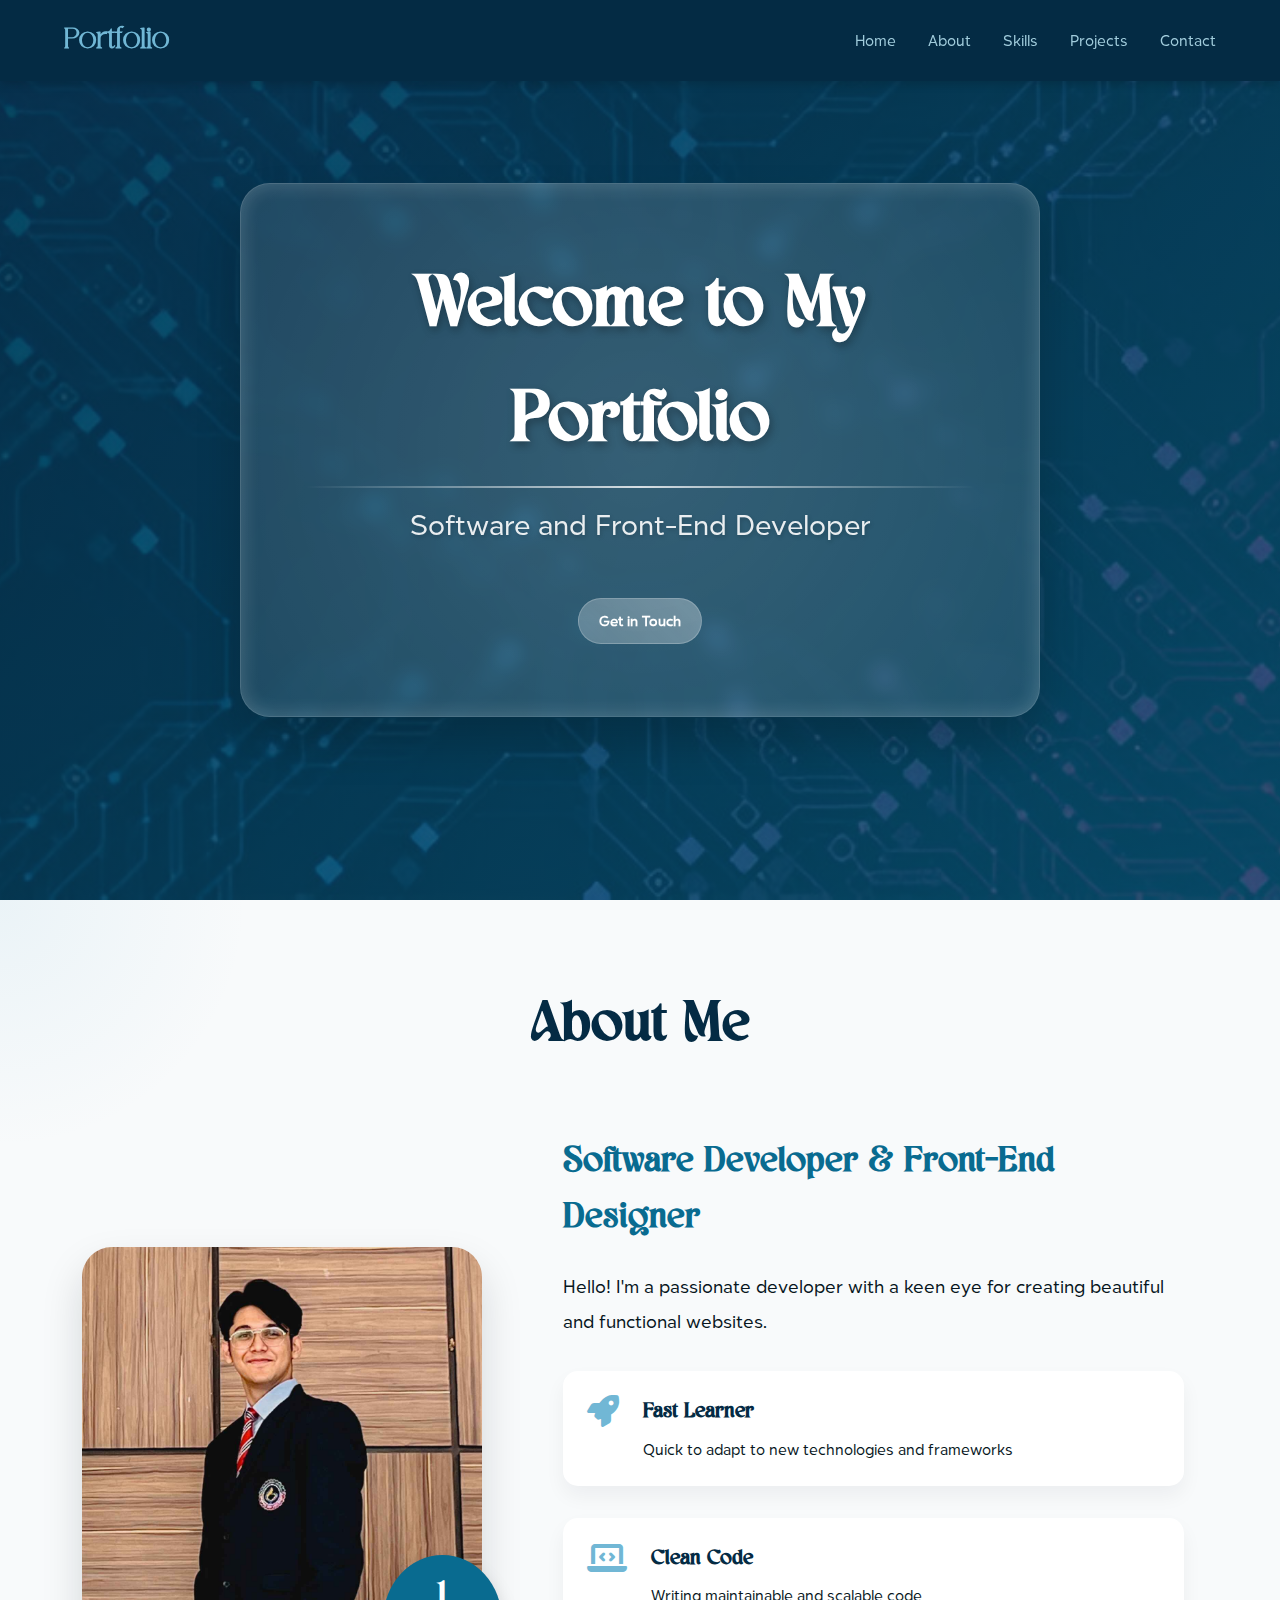
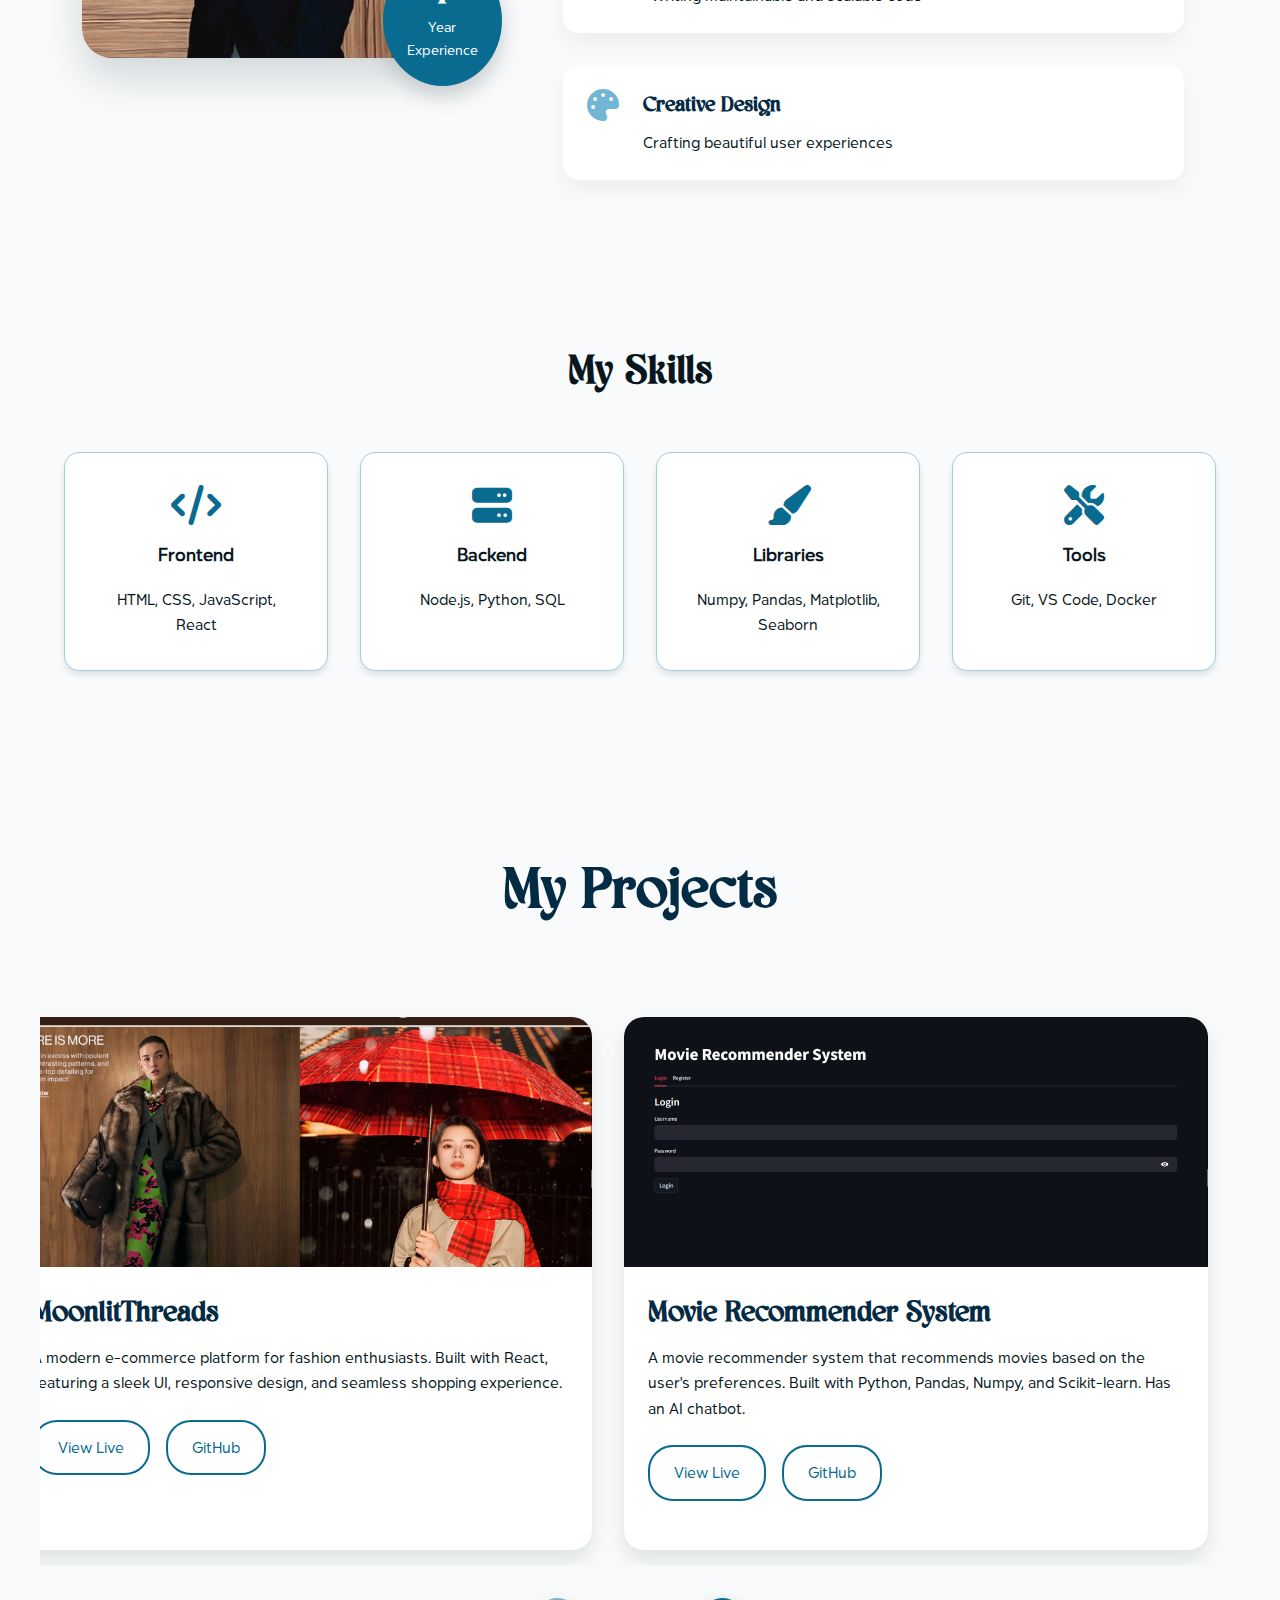
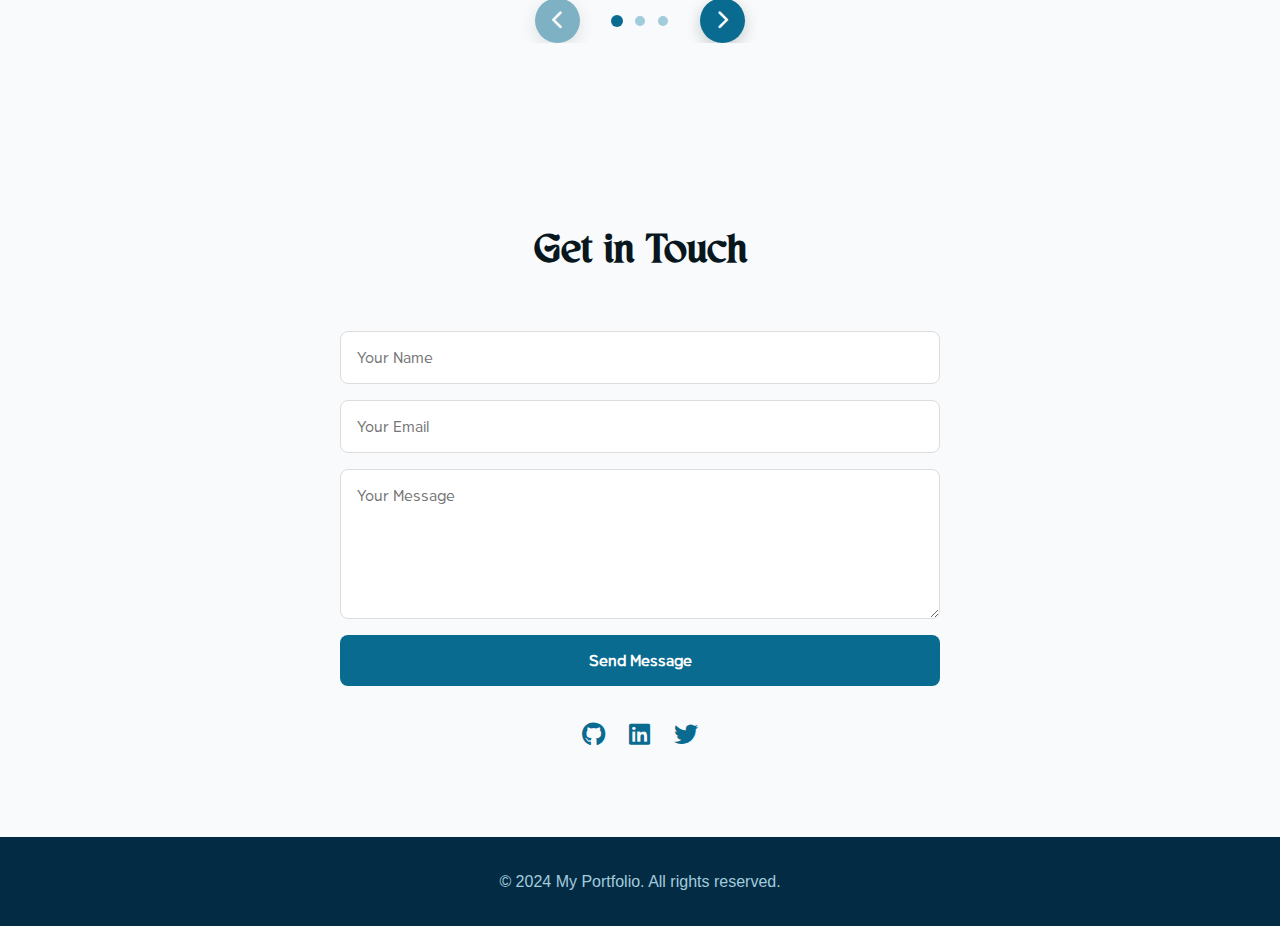
<file: index.html>
<!DOCTYPE html>
<html lang="en">
<head>
    <meta charset="UTF-8">
    <meta name="viewport" content="width=device-width, initial-scale=1.0">
    <title>My Portfolio</title>
    <link rel="stylesheet" href="styles.css">
    <link rel="stylesheet" href="https://cdnjs.cloudflare.com/ajax/libs/font-awesome/6.4.0/css/all.min.css">
</head>
<body>
    <nav class="navbar">
        <div class="logo">Portfolio</div>
        <ul class="nav-links">
            <li><a href="#home">Home</a></li>
            <li><a href="#about">About</a></li>
            <li><a href="#skills">Skills</a></li>
            <li><a href="#projects">Projects</a></li>
            <li><a href="#contact">Contact</a></li>
        </ul>
        <div class="hamburger">
            <span></span>
            <span></span>
            <span></span>
        </div>
    </nav>

    <section id="home" class="hero">
        <div class="hero-bg">
            <img src="src/steptodown.com489645.jpg" alt="Background">
        </div>
        <div class="particles">
            <div class="particle" style="left: 10%; animation-delay: 0s;"></div>
            <div class="particle" style="left: 20%; animation-delay: 2s;"></div>
            <div class="particle" style="left: 30%; animation-delay: 4s;"></div>
            <div class="particle" style="left: 40%; animation-delay: 6s;"></div>
            <div class="particle" style="left: 50%; animation-delay: 8s;"></div>
            <div class="particle" style="left: 60%; animation-delay: 10s;"></div>
            <div class="particle" style="left: 70%; animation-delay: 12s;"></div>
            <div class="particle" style="left: 80%; animation-delay: 14s;"></div>
            <div class="particle" style="left: 90%; animation-delay: 16s;"></div>
        </div>
        <div class="hero-content">
            <div class="text-content">
                <h1>Welcome to My Portfolio</h1>
                <p class="tagline">Software and Front-End Developer</p>
            </div>
            <div class="button-container">
                <a href="#contact" class="cta-button">Get in Touch</a>
            </div>
        </div>
    </section>

    <section id="about" class="about">
        <h2>About Me</h2>
        <div class="about-content">
            <div class="about-image">
                <div class="image-container">
                    <img src="src/Passport size photo.jpeg" alt="Profile Picture">
                    <div class="experience-badge">
                        <span>1</span>
                        <p>Year<br>Experience</p>
                    </div>
                </div>
            </div>
            <div class="about-text">
                <h3>Software Developer & Front-End Designer</h3>
                <p class="about-intro">Hello! I'm a passionate developer with a keen eye for creating beautiful and functional websites.</p>
                <div class="about-details">
                    <div class="detail-item">
                        <i class="fas fa-rocket"></i>
                        <div class="detail-content">
                            <h4>Fast Learner</h4>
                            <p>Quick to adapt to new technologies and frameworks</p>
                        </div>
                    </div>
                    <div class="detail-item">
                        <i class="fas fa-laptop-code"></i>
                        <div class="detail-content">
                            <h4>Clean Code</h4>
                            <p>Writing maintainable and scalable code</p>
                        </div>
                    </div>
                    <div class="detail-item">
                        <i class="fas fa-palette"></i>
                        <div class="detail-content">
                            <h4>Creative Design</h4>
                            <p>Crafting beautiful user experiences</p>
                        </div>
                    </div>
                </div>
            </div>
        </div>
    </section>

    <section id="skills" class="skills">
        <h2>My Skills</h2>
        <div class="skills-grid">
            <div class="skill-card">
                <i class="fas fa-code"></i>
                <h3>Frontend</h3>
                <p>HTML, CSS, JavaScript, React</p>
            </div>
            <div class="skill-card">
                <i class="fas fa-server"></i>
                <h3>Backend</h3>
                <p>Node.js, Python, SQL</p> 
            </div>
            <div class="skill-card">
                <i class="fas fa-paint-brush"></i>
                <h3>Libraries</h3>
                <p>Numpy, Pandas, Matplotlib, Seaborn</p>
            </div>
            <div class="skill-card">
                <i class="fas fa-tools"></i>
                <h3>Tools</h3>
                <p>Git, VS Code, Docker</p>
            </div>
        </div>
    </section>

    <section id="projects" class="projects">
        <h2>My Projects</h2>
        <div class="slider-container">
            <div class="projects-slider">
                <div class="project-card">
                    <div class="project-image">
                        <img src="src/MoonlitThreads.png" alt="MoonlitThreads Project">
                    </div>
                    <h3>MoonlitThreads</h3>
                    <p>A modern e-commerce platform for fashion enthusiasts. Built with React, featuring a sleek UI, responsive design, and seamless shopping experience.</p>
                    <div class="project-links">
                        <a href="https://moonlit-threads-frontend.vercel.app/" class="project-link" target="_blank" rel="noopener noreferrer">View Live</a>
                        <a href="https://github.com/Anmol-Shh/Moonlit_Threads_Frontend" class="project-link" target="_blank" rel="noopener noreferrer">GitHub</a>
                    </div>
                </div>
                <div class="project-card">
                    <div class="project-image">
                        <img src="src/MovieRecommender.png" alt="Movie Recommender Project">
                    </div>
                    <h3>Movie Recommender System</h3>
                    <p>A movie recommender system that recommends movies based on the user's preferences. Built with Python, Pandas, Numpy, and Scikit-learn. Has an AI chatbot.</p>
                    <div class="project-links">
                        <a href="https://anmol-shh-movierecommendationsystem-main-ngcn8q.streamlit.app/" class="project-link" target="_blank" rel="noopener noreferrer">View Live</a>
                        <a href="https://github.com/Anmol-Shh/MovieRecommendationSystem/" class="project-link" target="_blank" rel="noopener noreferrer">GitHub</a>
                    </div>
                </div>
                <div class="project-card">
                    <div class="project-image">
                        <img src="src/BankMangementSystem.png" alt="Bank Management System">
                    </div>
                    <h3>Bank Management System</h3>
                    <p>A robust Python-MySQL banking application featuring secure user authentication, real-time transaction processing, and comprehensive account management. Implements OOP principles for scalability and maintainability.</p>
                    <div class="project-links">
                        <a href="https://github.com/Anmol-Shh/Bank-Management-System/" class="project-link" target="_blank" rel="noopener noreferrer">GitHub</a>
                    </div>
                </div>
            </div>
            <div class="slider-controls">
                <button class="prev-btn" aria-label="Previous project">
                    <i class="fas fa-chevron-left"></i>
                </button>
                <div class="slider-dots"></div>
                <button class="next-btn" aria-label="Next project">
                    <i class="fas fa-chevron-right"></i>
                </button>
            </div>
        </div>
    </section>

    <section id="contact" class="contact">
        <h2>Get in Touch</h2>
        <div class="contact-content">
            <form class="contact-form">
                <input type="text" placeholder="Your Name" required>
                <input type="email" placeholder="Your Email" required>
                <textarea placeholder="Your Message" required></textarea>
                <button type="submit" class="submit-btn">Send Message</button>
            </form>
            <div class="social-links">
                <a href="https://github.com/Anmol-Shh"><i class="fab fa-github"></i></a>
                <a href="https://www.linkedin.com/in/anmol-shharma/"><i class="fab fa-linkedin"></i></a>
                <a href="https://x.com/Anmol_Shhh/"><i class="fab fa-twitter"></i></a>
            </div>
        </div>
    </section>

    <footer>
        <p>&copy; 2024 My Portfolio. All rights reserved.</p>
    </footer>

    <script src="script.js"></script>
</body>
</html>
</file>
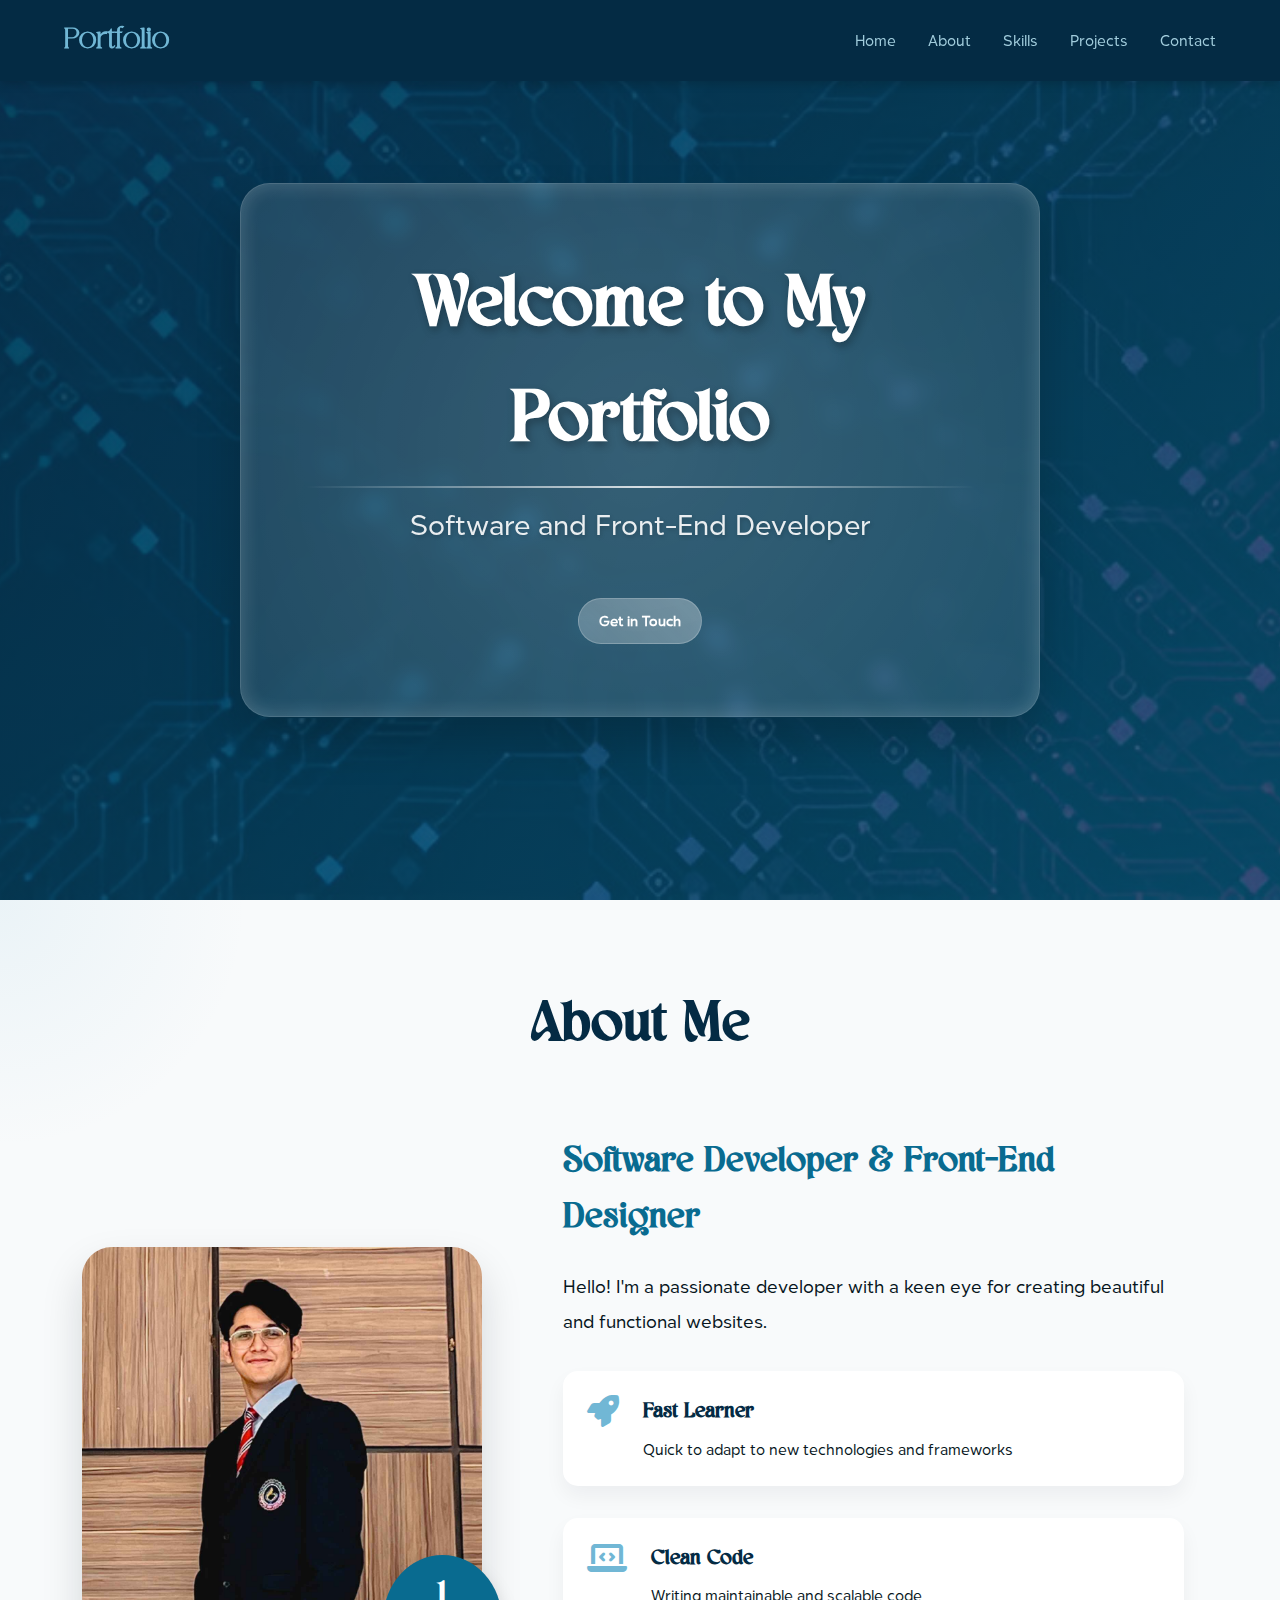
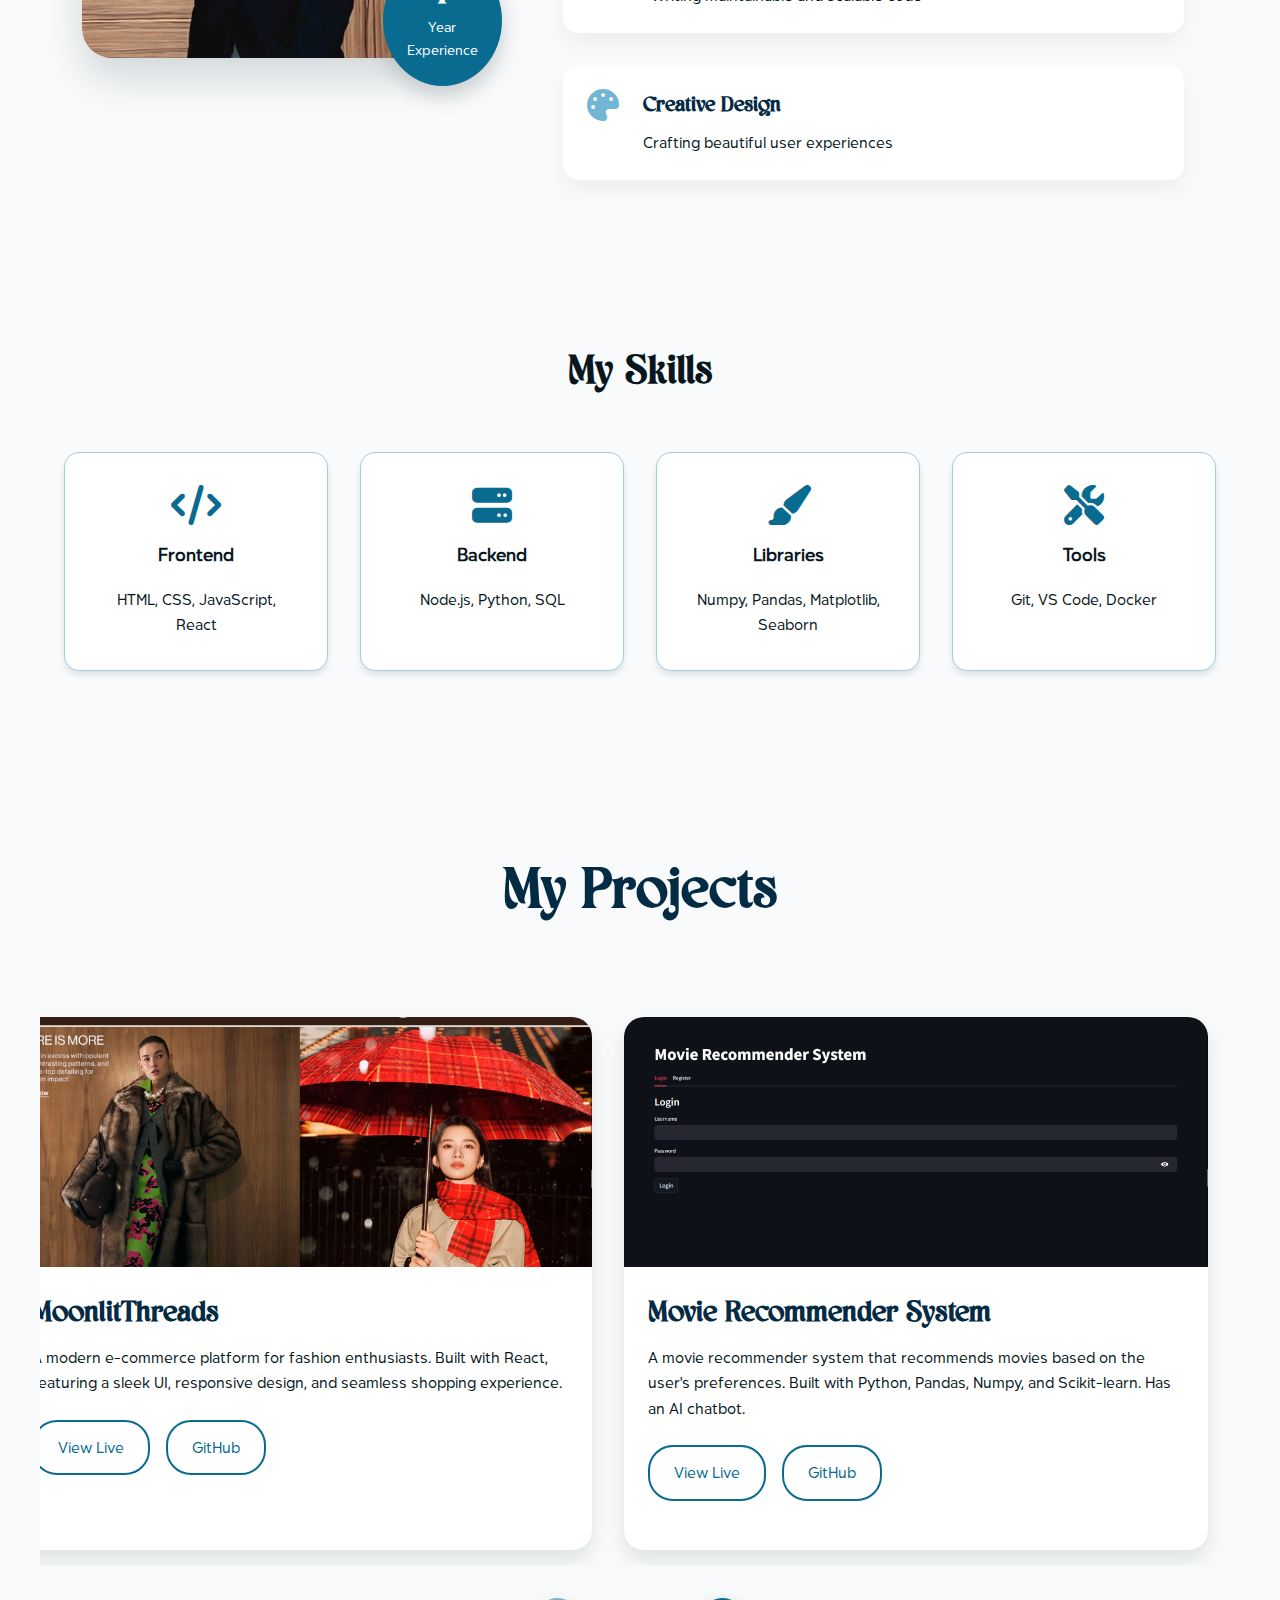
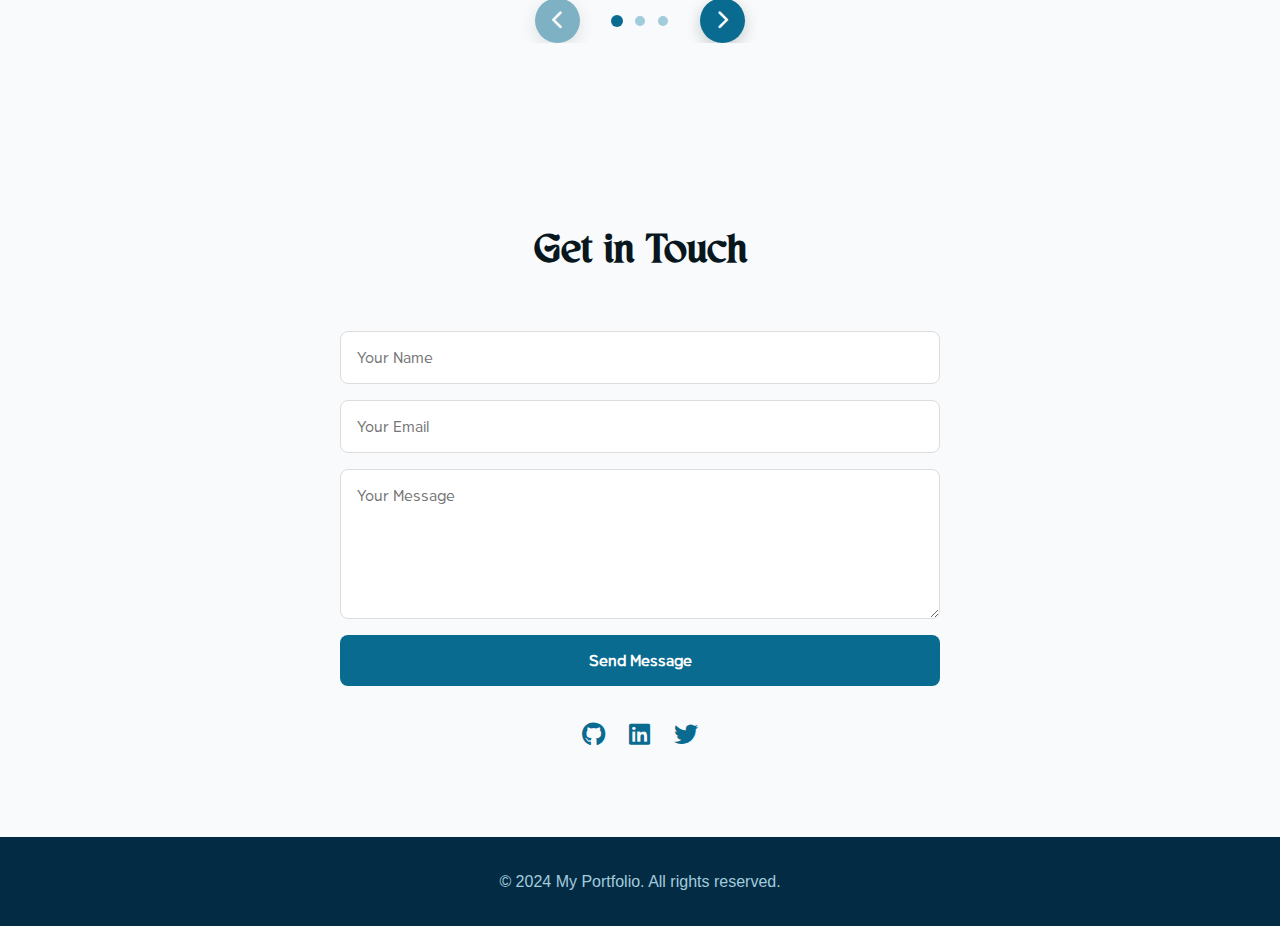
<file: portfolio.html>
<!DOCTYPE html>
<html lang="en">
<head>
    <meta charset="UTF-8">
    <meta name="viewport" content="width=device-width, initial-scale=1.0">
    <title>My Portfolio</title>
    <link rel="stylesheet" href="styles.css">
    <link rel="stylesheet" href="https://cdnjs.cloudflare.com/ajax/libs/font-awesome/6.4.0/css/all.min.css">
</head>
<body>
    <nav class="navbar">
        <div class="logo">Portfolio</div>
        <ul class="nav-links">
            <li><a href="#home">Home</a></li>
            <li><a href="#about">About</a></li>
            <li><a href="#skills">Skills</a></li>
            <li><a href="#projects">Projects</a></li>
            <li><a href="#contact">Contact</a></li>
        </ul>
        <div class="hamburger">
            <span></span>
            <span></span>
            <span></span>
        </div>
    </nav>

    <section id="home" class="hero">
        <div class="hero-bg">
            <img src="src/steptodown.com489645.jpg" alt="Background">
        </div>
        <div class="particles">
            <div class="particle" style="left: 10%; animation-delay: 0s;"></div>
            <div class="particle" style="left: 20%; animation-delay: 2s;"></div>
            <div class="particle" style="left: 30%; animation-delay: 4s;"></div>
            <div class="particle" style="left: 40%; animation-delay: 6s;"></div>
            <div class="particle" style="left: 50%; animation-delay: 8s;"></div>
            <div class="particle" style="left: 60%; animation-delay: 10s;"></div>
            <div class="particle" style="left: 70%; animation-delay: 12s;"></div>
            <div class="particle" style="left: 80%; animation-delay: 14s;"></div>
            <div class="particle" style="left: 90%; animation-delay: 16s;"></div>
        </div>
        <div class="hero-content">
            <div class="text-content">
                <h1>Welcome to My Portfolio</h1>
                <p class="tagline">Software and Front-End Developer</p>
            </div>
            <div class="button-container">
                <a href="#contact" class="cta-button">Get in Touch</a>
            </div>
        </div>
    </section>

    <section id="about" class="about">
        <h2>About Me</h2>
        <div class="about-content">
            <div class="about-image">
                <div class="image-container">
                    <img src="src/Passport size photo.jpeg" alt="Profile Picture">
                    <div class="experience-badge">
                        <span>1</span>
                        <p>Year<br>Experience</p>
                    </div>
                </div>
            </div>
            <div class="about-text">
                <h3>Software Developer & Front-End Designer</h3>
                <p class="about-intro">Hello! I'm a passionate developer with a keen eye for creating beautiful and functional websites.</p>
                <div class="about-details">
                    <div class="detail-item">
                        <i class="fas fa-rocket"></i>
                        <div class="detail-content">
                            <h4>Fast Learner</h4>
                            <p>Quick to adapt to new technologies and frameworks</p>
                        </div>
                    </div>
                    <div class="detail-item">
                        <i class="fas fa-laptop-code"></i>
                        <div class="detail-content">
                            <h4>Clean Code</h4>
                            <p>Writing maintainable and scalable code</p>
                        </div>
                    </div>
                    <div class="detail-item">
                        <i class="fas fa-palette"></i>
                        <div class="detail-content">
                            <h4>Creative Design</h4>
                            <p>Crafting beautiful user experiences</p>
                        </div>
                    </div>
                </div>
            </div>
        </div>
    </section>

    <section id="skills" class="skills">
        <h2>My Skills</h2>
        <div class="skills-grid">
            <div class="skill-card">
                <i class="fas fa-code"></i>
                <h3>Frontend</h3>
                <p>HTML, CSS, JavaScript, React</p>
            </div>
            <div class="skill-card">
                <i class="fas fa-server"></i>
                <h3>Backend</h3>
                <p>Node.js, Python, SQL</p> 
            </div>
            <div class="skill-card">
                <i class="fas fa-paint-brush"></i>
                <h3>Libraries</h3>
                <p>Numpy, Pandas, Matplotlib, Seaborn</p>
            </div>
            <div class="skill-card">
                <i class="fas fa-tools"></i>
                <h3>Tools</h3>
                <p>Git, VS Code, Docker</p>
            </div>
        </div>
    </section>

    <section id="projects" class="projects">
        <h2>My Projects</h2>
        <div class="slider-container">
            <div class="projects-slider">
                <div class="project-card">
                    <div class="project-image">
                        <img src="src/MoonlitThreads.png" alt="MoonlitThreads Project">
                    </div>
                    <h3>MoonlitThreads</h3>
                    <p>A modern e-commerce platform for fashion enthusiasts. Built with React, featuring a sleek UI, responsive design, and seamless shopping experience.</p>
                    <div class="project-links">
                        <a href="https://moonlit-threads-frontend.vercel.app/" class="project-link" target="_blank" rel="noopener noreferrer">View Live</a>
                        <a href="https://github.com/Anmol-Shh/Moonlit_Threads_Frontend" class="project-link" target="_blank" rel="noopener noreferrer">GitHub</a>
                    </div>
                </div>
                <div class="project-card">
                    <div class="project-image">
                        <img src="src/MovieRecommender.png" alt="Movie Recommender Project">
                    </div>
                    <h3>Movie Recommender System</h3>
                    <p>A movie recommender system that recommends movies based on the user's preferences. Built with Python, Pandas, Numpy, and Scikit-learn. Has an AI chatbot.</p>
                    <div class="project-links">
                        <a href="https://anmol-shh-movierecommendationsystem-main-ngcn8q.streamlit.app/" class="project-link" target="_blank" rel="noopener noreferrer">View Live</a>
                        <a href="https://github.com/Anmol-Shh/MovieRecommendationSystem/" class="project-link" target="_blank" rel="noopener noreferrer">GitHub</a>
                    </div>
                </div>
                <div class="project-card">
                    <div class="project-image">
                        <img src="src/BankMangementSystem.png" alt="Bank Management System">
                    </div>
                    <h3>Bank Management System</h3>
                    <p>A robust Python-MySQL banking application featuring secure user authentication, real-time transaction processing, and comprehensive account management. Implements OOP principles for scalability and maintainability.</p>
                    <div class="project-links">
                        <a href="https://github.com/Anmol-Shh/Bank-Management-System/" class="project-link" target="_blank" rel="noopener noreferrer">GitHub</a>
                    </div>
                </div>
            </div>
            <div class="slider-controls">
                <button class="prev-btn" aria-label="Previous project">
                    <i class="fas fa-chevron-left"></i>
                </button>
                <div class="slider-dots"></div>
                <button class="next-btn" aria-label="Next project">
                    <i class="fas fa-chevron-right"></i>
                </button>
            </div>
        </div>
    </section>

    <section id="contact" class="contact">
        <h2>Get in Touch</h2>
        <div class="contact-content">
            <form class="contact-form">
                <input type="text" placeholder="Your Name" required>
                <input type="email" placeholder="Your Email" required>
                <textarea placeholder="Your Message" required></textarea>
                <button type="submit" class="submit-btn">Send Message</button>
            </form>
            <div class="social-links">
                <a href="https://github.com/Anmol-Shh"><i class="fab fa-github"></i></a>
                <a href="https://www.linkedin.com/in/anmol-shharma/"><i class="fab fa-linkedin"></i></a>
                <a href="https://x.com/Anmol_Shhh/"><i class="fab fa-twitter"></i></a>
            </div>
        </div>
    </section>

    <footer>
        <p>&copy; 2024 My Portfolio. All rights reserved.</p>
    </footer>

    <script src="script.js"></script>
</body>
</html>
</file>
<file: styles.css>
/* Modern CSS Reset */
* {
    margin: 0;
    padding: 0;
    box-sizing: border-box;
}

:root {
    --primary-color: #096B90;
    --secondary-color: #042B44;
    --accent-color: #71B7D5;
    --text-color: #08171E;
    --light-text: #A1CCDC;
    --background: #ffffff;
    --section-bg: #f8fafb;
    --transition: all 0.3s ease;
}

@font-face {
    font-family: "Kind";
    src: url(fonts/kindsans/kindsans-regular.otf);
}

@font-face {
    font-family: "gerova";
    src: url(fonts/gerova/Gerova.otf);
}

@font-face {
    font-family: "leg";
    src: url(fonts/Legquinne/LegquinneRegular.otf);
}
html {
    scroll-behavior: smooth;
}

body {
    font-family: 'Inter', -apple-system, BlinkMacSystemFont, 'Segoe UI', Roboto, sans-serif;
    line-height: 1.6;
    color: var(--text-color);
}

/* Navigation */
.navbar {
    position: fixed;
    top: 0;
    width: 100%;
    display: flex;
    justify-content: space-between;
    align-items: center;
    padding: 1.1rem 5%;
    background: var(--secondary-color);
    backdrop-filter: blur(10px);
    z-index: 1000;
    box-shadow: 0 2px 10px rgba(0, 0, 0, 0.2);
    animation: slideInFromTop 0.5s ease;
}

@keyframes slideInFromTop {
    from {
        transform: translateY(-100%);
    }
    to {
        transform: translateY(0);
    }
}

.logo {
    font-family: "leg";
    font-size: 1.8rem;
    font-weight: 700;
    color: var(--accent-color);
    animation: slideInFromLeft 0.5s ease;
}

.nav-links {
    font-family: "kind";
    display: flex;
    gap: 2rem;
    list-style: none;
}

.nav-links li {
    animation: slideInFromRight 0.5s ease;
    animation-fill-mode: both;
}

.nav-links li:nth-child(1) { animation-delay: 0.1s; }
.nav-links li:nth-child(2) { animation-delay: 0.2s; }
.nav-links li:nth-child(3) { animation-delay: 0.3s; }
.nav-links li:nth-child(4) { animation-delay: 0.4s; }
.nav-links li:nth-child(5) { animation-delay: 0.5s; }

.nav-links a {
    text-decoration: none;
    color: var(--light-text);
    font-weight: 500;
    transition: var(--transition);
    position: relative;
}

.nav-links a::after {
    content: '';
    position: absolute;
    width: 0;
    height: 2px;
    bottom: -5px;
    left: 0;
    background-color: var(--accent-color);
    transition: var(--transition);
}

.nav-links a:hover::after {
    width: 100%;
}

.nav-links a:hover {
    color: var(--accent-color);
}

.hamburger {
    display: none;
    flex-direction: column;
    gap: 6px;
    cursor: pointer;
}

.hamburger span {
    width: 25px;
    height: 2px;
    background: var(--text-color);
    transition: var(--transition);
}

/* Hero Section */
.hero {
    height: 100vh;
    display: flex;
    align-items: center;
    justify-content: center;
    text-align: center;
    padding: 0 1rem;
    position: relative;
    overflow: hidden;
}

.hero-bg {
    position: absolute;
    top: 0;
    left: 0;
    width: 100%;
    height: 100%;
    z-index: 0;
}

.hero-bg img {
    width: 100%;
    height: 100%;
    object-fit: cover;
    object-position: center;
    animation: pulse 15s ease-in-out infinite;
}

.hero-bg::after {
    content: '';
    position: absolute;
    top: 0;
    left: 0;
    right: 0;
    bottom: 0;
    background: linear-gradient(
        135deg,
        rgba(4, 43, 68, 0.85) 0%,
        rgba(9, 107, 144, 0.75) 100%
    );
    animation: gradientBG 15s ease infinite;
    background-size: 150% 150%;
}

.hero-content {
    max-width: 800px;
    position: relative;
    z-index: 2;
    background: rgba(255, 255, 255, 0.1);
    padding: 4rem;
    border-radius: 30px;
    backdrop-filter: blur(10px);
    box-shadow: 
        0 25px 45px rgba(0, 0, 0, 0.2),
        inset 0 0 20px rgba(255, 255, 255, 0.2);
    border: 1px solid rgba(255, 255, 255, 0.2);
    animation: float 6s ease-in-out infinite;
    position: relative;
    overflow: hidden;
    display: flex;
    flex-direction: column;
    justify-content: space-between;
    min-height: 500px;
}

.hero-content::before {
    content: '';
    position: absolute;
    top: -50%;
    left: -50%;
    width: 200%;
    height: 200%;
    background: radial-gradient(
        circle,
        rgba(255, 255, 255, 0.1) 0%,
        transparent 50%
    );
    animation: rotate 20s linear infinite;
}

.hero-content .text-content {
    margin-bottom: 2rem;
}

.hero h1 {
    font-size: 4.5rem;
    margin-bottom: 1.5rem;
    color: white;
    text-shadow: 2px 4px 8px rgba(0, 0, 0, 0.3);
    animation: fadeInUp 1s ease;
    animation-fill-mode: both;
    font-family: "gerova";
    position: relative;
    display: inline-block;
}

.hero h1::after {
    content: '';
    position: absolute;
    left: 0;
    bottom: -10px;
    width: 100%;
    height: 2px;
    background: linear-gradient(
        90deg,
        transparent,
        rgba(255, 255, 255, 0.8),
        transparent
    );
    animation: shine 3s linear infinite;
}

.hero p{
    font-family: "kind";
    font-size:30px;
}

.hero a {
    font-family: "kind";
    font-size: 15px;
    padding: 10px 20px;
}

.tagline {
    font-family: "kind";
    font-size: 2rem;
    color: rgba(255, 255, 255, 0.9);
    margin-bottom: 1rem;
    text-shadow: 1px 2px 4px rgba(0, 0, 0, 0.2);
    animation: fadeInUp 1s ease 0.3s;
    animation-fill-mode: both;
    position: relative;
    display: inline-block;
}

.button-container {
    margin-top: auto;
    animation: fadeInUp 1s ease 0.6s;
    animation-fill-mode: both;
}

.cta-button {
    font-family: "kind";
    display: inline-block;
    padding: 2rem 4rem;
    color: white;
    text-decoration: none;
    border-radius: 50px;
    font-weight: 600;
    font-size: 1.5rem;
    transition: all 0.4s ease;
    animation: fadeInUp 1s ease 0.6s;
    animation-fill-mode: both;
    position: relative;
    overflow: hidden;
    background: linear-gradient(
        45deg,
        rgba(255, 255, 255, 0.1) 0%,
        rgba(255, 255, 255, 0.2) 100%
    );
    border: 1px solid rgba(255, 255, 255, 0.2);
    backdrop-filter: blur(5px);
}

.cta-button::before {
    content: '';
    position: absolute;
    top: 0;
    left: -100%;
    width: 100%;
    height: 100%;
    background: linear-gradient(
        120deg,
        transparent,
        rgba(255, 255, 255, 0.3),
        transparent
    );
    transition: 0.5s;
}

.cta-button:hover::before {
    left: 100%;
}

.cta-button:hover {
    transform: translateY(-3px) scale(1.05);
    box-shadow: 
        0 10px 25px rgba(0, 0, 0, 0.2),
        0 0 20px rgba(255, 255, 255, 0.2);
    background: linear-gradient(
        45deg,
        rgba(255, 255, 255, 0.2) 0%,
        rgba(255, 255, 255, 0.3) 100%
    );
}

/* Sections */
section {
    font-family: "gerova";
    padding: 5rem 5%;
}

section:nth-child(even) {
    background: var(--section-bg);
}

h2 {
    font-size: 2.5rem;
    margin-bottom: 3rem;
    text-align: center;
}

/* About Section */
.about {
    background: var(--section-bg);
    position: relative;
    overflow: hidden;
}

.about::before {
    content: '';
    position: absolute;
    width: 500px;
    height: 500px;
    background: radial-gradient(circle, var(--accent-color) 0%, transparent 70%);
    opacity: 0.1;
    top: -250px;
    left: -250px;
    border-radius: 50%;
}

.about h2 {
    font-family: "gerova";
    font-size: 3.5rem;
    color: var(--secondary-color);
    margin-bottom: 4rem;
    position: relative;
}

.about-content {
    max-width: 1200px;
    margin: 0 auto;
    display: grid;
    grid-template-columns: 1fr 1.5fr;
    gap: 4rem;
    align-items: center;
}

.about-image {
    position: relative;
    animation: float 6s ease-in-out infinite;
}

.image-container {
    position: relative;
    width: 100%;
    max-width: 400px;
    margin: 0 auto;
}

.image-container img {
    width: 100%;
    height: auto;
    border-radius: 30px;
    box-shadow: 0 20px 40px rgba(8, 23, 30, 0.15);
    transition: transform 0.3s ease;
}

.image-container:hover img {
    transform: scale(1.02);
}

.experience-badge {
    position: absolute;
    bottom: -20px;
    right: -20px;
    background: var(--primary-color);
    color: white;
    padding: 1.5rem;
    border-radius: 50%;
    text-align: center;
    box-shadow: 0 10px 20px rgba(8, 23, 30, 0.15);
    animation: float 4s ease-in-out infinite;
}

.experience-badge span {
    font-family: "gerova";
    font-size: 2rem;
    font-weight: bold;
    display: block;
    line-height: 1;
}

.experience-badge p {
    font-family: "kind";
    font-size: 0.9rem;
    margin-top: 0.3rem;
}

.about-text {
    font-family: "kind";
    padding-right: 2rem;
}

.about-text h3 {
    font-family: "gerova";
    font-size: 2.2rem;
    color: var(--primary-color);
    margin-bottom: 1.5rem;
    animation: slideInFromRight 0.8s ease;
}

.about-intro {
    font-family: "kind";
    font-size: 1.2rem;
    color: var(--text-color);
    margin-bottom: 2rem;
    line-height: 1.8;
    animation: fadeInUp 0.8s ease 0.2s backwards;
}

.about-details {
    display: grid;
    gap: 2rem;
}

.detail-item {
    display: flex;
    align-items: flex-start;
    gap: 1.5rem;
    padding: 1.5rem;
    background: white;
    border-radius: 15px;
    box-shadow: 0 10px 20px rgba(8, 23, 30, 0.05);
    transition: all 0.3s ease;
    animation: fadeInUp 0.8s ease backwards;
}

.detail-item:nth-child(1) { animation-delay: 0.4s; }
.detail-item:nth-child(2) { animation-delay: 0.6s; }
.detail-item:nth-child(3) { animation-delay: 0.8s; }

.detail-item:hover {
    transform: translateY(-5px);
    box-shadow: 0 15px 30px rgba(8, 23, 30, 0.1);
    background: linear-gradient(to right, white, rgba(113, 183, 213, 0.1));
}

.detail-item i {
    font-size: 2rem;
    color: var(--accent-color);
    transition: transform 0.3s ease;
}

.detail-item:hover i {
    transform: scale(1.2);
}

.detail-content h4 {
    font-family: "gerova";
    font-size: 1.3rem;
    color: var(--secondary-color);
    margin-bottom: 0.5rem;
}

.detail-content p {
    font-family: "kind";
    font-size: 1rem;
    color: var(--text-color);
    line-height: 1.6;
}

@media (max-width: 992px) {
    .about-content {
        grid-template-columns: 1fr;
        gap: 3rem;
    }

    .about-text {
        padding-right: 0;
    }

    .image-container {
        max-width: 300px;
    }
}

@media (max-width: 768px) {
    .about h2 {
        font-size: 2.5rem;
        margin-bottom: 3rem;
    }

    .about-text h3 {
        font-size: 1.8rem;
    }

    .detail-item {
        padding: 1.2rem;
    }

    .experience-badge {
        padding: 1.2rem;
    }

    .experience-badge span {
        font-size: 1.5rem;
    }

    .hero-content {
        padding: 2rem;
        margin: 1rem;
    }

    .hero h1 {
        font-size: 3rem;
    }

    .tagline {
        font-size: 1.5rem;
    }

    .cta-button {
        padding: 1rem 2.5rem;
    }
}

/* Skills Section */
.skills-grid {
    font-family: "kind";
    display: grid;
    grid-template-columns: repeat(auto-fit, minmax(250px, 1fr));
    gap: 2rem;
    max-width: 1200px;
    margin: 0 auto;
}

.skill-card {
    background: white;
    padding: 2rem;
    border-radius: 15px;
    text-align: center;
    transition: var(--transition);
    box-shadow: 0 4px 6px rgba(8, 23, 30, 0.1);
    border: 1px solid var(--light-text);
    animation: float 3s ease-in-out infinite;
    animation-delay: calc(var(--card-index) * 0.2s);
}

.skill-card:hover {
    transform: translateY(-10px) scale(1.03);
    box-shadow: 0 10px 20px rgba(0, 0, 0, 0.2);
}

.skill-card i {
    font-size: 2.5rem;
    color: var(--primary-color);
    margin-bottom: 1rem;
}

.skill-card h3 {
    margin-bottom: 1rem;
}

/* Projects Section */
.projects {
    background: var(--section-bg);
    position: relative;
    overflow: hidden;
    padding: 6rem 0;
}

.projects h2 {
    font-family: "gerova";
    font-size: 3.5rem;
    color: var(--secondary-color);
    margin-bottom: 4rem;
    text-align: center;
}

.slider-container {
    max-width: 1200px;
    margin: 0 auto;
    position: relative;
    padding: 0;
    overflow: hidden;
}

.projects-slider {
    display: flex;
    overflow-x: hidden;
    scroll-behavior: smooth;
    gap: 2rem;
    padding: 1rem 2rem;
    scroll-snap-type: x mandatory;
    margin: 0 -2rem;
}

.project-card {
    min-width: calc(50% - 1rem);
    background: white;
    border-radius: 20px;
    overflow: hidden;
    box-shadow: 0 10px 20px rgba(8, 23, 30, 0.1);
    transition: all 0.4s ease;
    scroll-snap-align: start;
    opacity: 0.7;
    transform: scale(0.95);
}

.project-card.active {
    opacity: 1;
    transform: scale(1);
}

.project-card:hover {
    transform: translateY(-10px);
    box-shadow: 0 20px 40px rgba(8, 23, 30, 0.15);
}

.project-image {
    height: 250px;
    width: 100%;
    position: relative;
    overflow: hidden;
}

.project-image img {
    width: 100%;
    height: 100%;
    object-fit: cover;
    transition: transform 0.5s ease;
}

.project-card:hover .project-image img {
    transform: scale(1.1);
}

.project-card h3 {
    font-family: "gerova";
    font-size: 1.8rem;
    color: var(--secondary-color);
    padding: 1.5rem 1.5rem 0.5rem;
}

.project-card p {
    font-family: "kind";
    padding: 0 1.5rem 1.5rem;
    color: var(--text-color);
    line-height: 1.6;
}

.project-links {
    padding: 0 1.5rem 1.5rem;
    display: flex;
    gap: 1rem;
}

.project-link {
    font-family: "kind";
    padding: 0.8rem 1.5rem;
    text-decoration: none;
    color: var(--primary-color);
    border: 2px solid var(--primary-color);
    border-radius: 25px;
    transition: all 0.3s ease;
    position: relative;
    overflow: hidden;
    z-index: 1;
    display: inline-flex;
    align-items: center;
    gap: 0.5rem;
}

.project-link::before {
    content: '';
    position: absolute;
    top: 0;
    left: -100%;
    width: 100%;
    height: 100%;
    background: var(--primary-color);
    transition: all 0.4s ease;
    z-index: -1;
}

.project-link:hover::before {
    left: 0;
}

.project-link:hover {
    color: white;
    transform: translateY(-2px);
}

.slider-controls {
    display: flex;
    justify-content: center;
    align-items: center;
    gap: 2rem;
    margin-top: 2rem;
}

.prev-btn,
.next-btn {
    background: var(--primary-color);
    color: white;
    border: none;
    width: 45px;
    height: 45px;
    border-radius: 50%;
    cursor: pointer;
    display: flex;
    align-items: center;
    justify-content: center;
    font-size: 1.2rem;
    transition: all 0.3s ease;
    box-shadow: 0 5px 15px rgba(8, 23, 30, 0.2);
}

.prev-btn:hover,
.next-btn:hover {
    background: var(--secondary-color);
    transform: translateY(-2px);
    box-shadow: 0 8px 20px rgba(8, 23, 30, 0.3);
}

.slider-dots {
    display: flex;
    gap: 0.8rem;
}

.dot {
    width: 10px;
    height: 10px;
    border-radius: 50%;
    background: var(--light-text);
    cursor: pointer;
    transition: all 0.3s ease;
}

.dot.active {
    background: var(--primary-color);
    transform: scale(1.2);
}

@media (max-width: 768px) {
    .projects h2 {
        font-size: 2.5rem;
        margin-bottom: 3rem;
    }

    .project-card {
        min-width: calc(100% - 2rem);
    }
    
    .project-image {
        height: 200px;
    }

    .project-card h3 {
        font-size: 1.5rem;
    }
}

/* Contact Section */
.contact-content {
    max-width: 600px;
    margin: 0 auto;
}

.contact-form {
    display: flex;
    flex-direction: column;
    gap: 1rem;
    margin-bottom: 2rem;
}

.contact-form input,
.contact-form textarea {
    font-family: "kind";
    padding: 1rem;
    border: 1px solid #ddd;
    border-radius: 8px;
    font-size: 1rem;
}

.contact-form textarea {
    height: 150px;
    resize: vertical;
}

.submit-btn {
    background: var(--primary-color);
    color: white;
    font-family: "kind";
    padding: 1rem;
    border: none;
    border-radius: 8px;
    cursor: pointer;
    font-size: 1rem;
    font-weight: 600;
    transition: var(--transition);
}

.submit-btn:hover {
    background: var(--secondary-color);
}

.social-links {
    display: flex;
    justify-content: center;
    gap: 1.5rem;
}

.social-links a {
    color: var(--primary-color);
    font-size: 1.5rem;
    transition: var(--transition);
}

.social-links a:hover {
    color: var(--accent-color);
}

/* Footer */
footer {
    text-align: center;
    padding: 2rem;
    background: var(--secondary-color);
    color: var(--light-text);
}

/* Animations */
@keyframes fadeInUp {
    from {
        opacity: 0;
        transform: translateY(20px);
    }
    to {
        opacity: 1;
        transform: translateY(0);
    }
}

@keyframes slideInFromLeft {
    from {
        opacity: 0;
        transform: translateX(-100px);
    }
    to {
        opacity: 1;
        transform: translateX(0);
    }
}

@keyframes slideInFromRight {
    from {
        opacity: 0;
        transform: translateX(100px);
    }
    to {
        opacity: 1;
        transform: translateX(0);
    }
}

@keyframes float {
    0% { transform: translateY(0px); }
    50% { transform: translateY(-20px); }
    100% { transform: translateY(0px); }
}

@keyframes pulse {
    0% { transform: scale(1); }
    50% { transform: scale(1.05); }
    100% { transform: scale(1); }
}

@keyframes gradientBG {
    0% { background-position: 0% 50%; }
    50% { background-position: 100% 50%; }
    100% { background-position: 0% 50%; }
}

@keyframes shine {
    0% { background-position: -100% 100%; }
    100% { background-position: 100% 100%; }
}

@keyframes rotate {
    from { transform: rotate(0deg); }
    to { transform: rotate(360deg); }
}

/* Responsive Design */
@media (max-width: 768px) {
    .navbar {
        padding: 1rem;
    }

    .nav-links {
        display: none;
        position: absolute;
        top: 100%;
        left: 0;
        width: 100%;
        background: white;
        padding: 1rem;
        box-shadow: 0 2px 10px rgba(0, 0, 0, 0.1);
    }

    .nav-links.active {
        display: flex;
        flex-direction: column;
        gap: 1rem;
    }

    .hamburger {
        display: flex;
    }

    .hero h1 {
        font-size: 2.5rem;
    }

    .tagline {
        font-size: 1.2rem;
    }

    section {
        padding: 3rem 1rem;
    }

    h2 {
        font-size: 2rem;
    }
}

/* Add particle effect */
.particles {
    position: absolute;
    top: 0;
    left: 0;
    width: 100%;
    height: 100%;
    overflow: hidden;
    z-index: 1;
}

.particle {
    position: absolute;
    width: 2px;
    height: 2px;
    background: rgba(255, 255, 255, 0.5);
    border-radius: 50%;
    animation: moveParticle 15s linear infinite;
}

@keyframes moveParticle {
    0% {
        transform: translateY(0) translateX(0);
        opacity: 0;
    }
    50% {
        opacity: 1;
    }
    100% {
        transform: translateY(-100vh) translateX(100vw);
        opacity: 0;
    }
}
</file>
